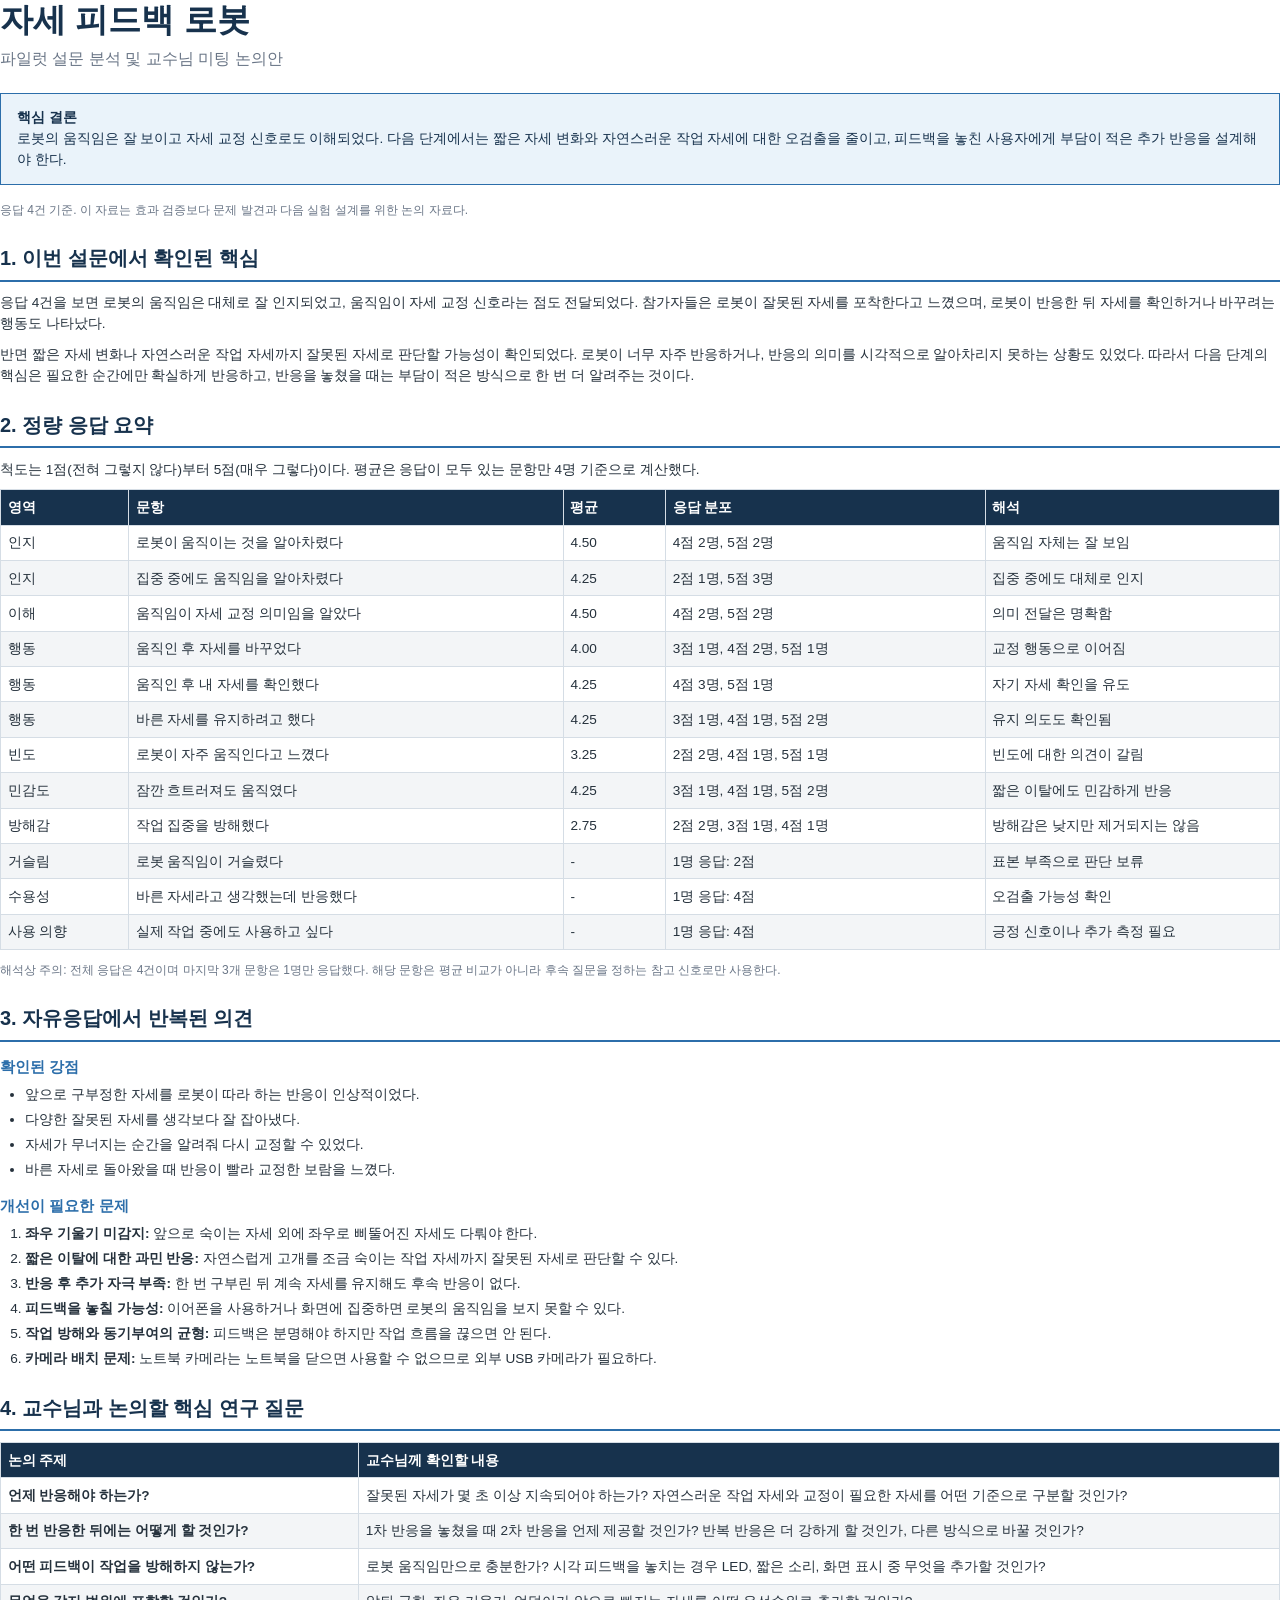
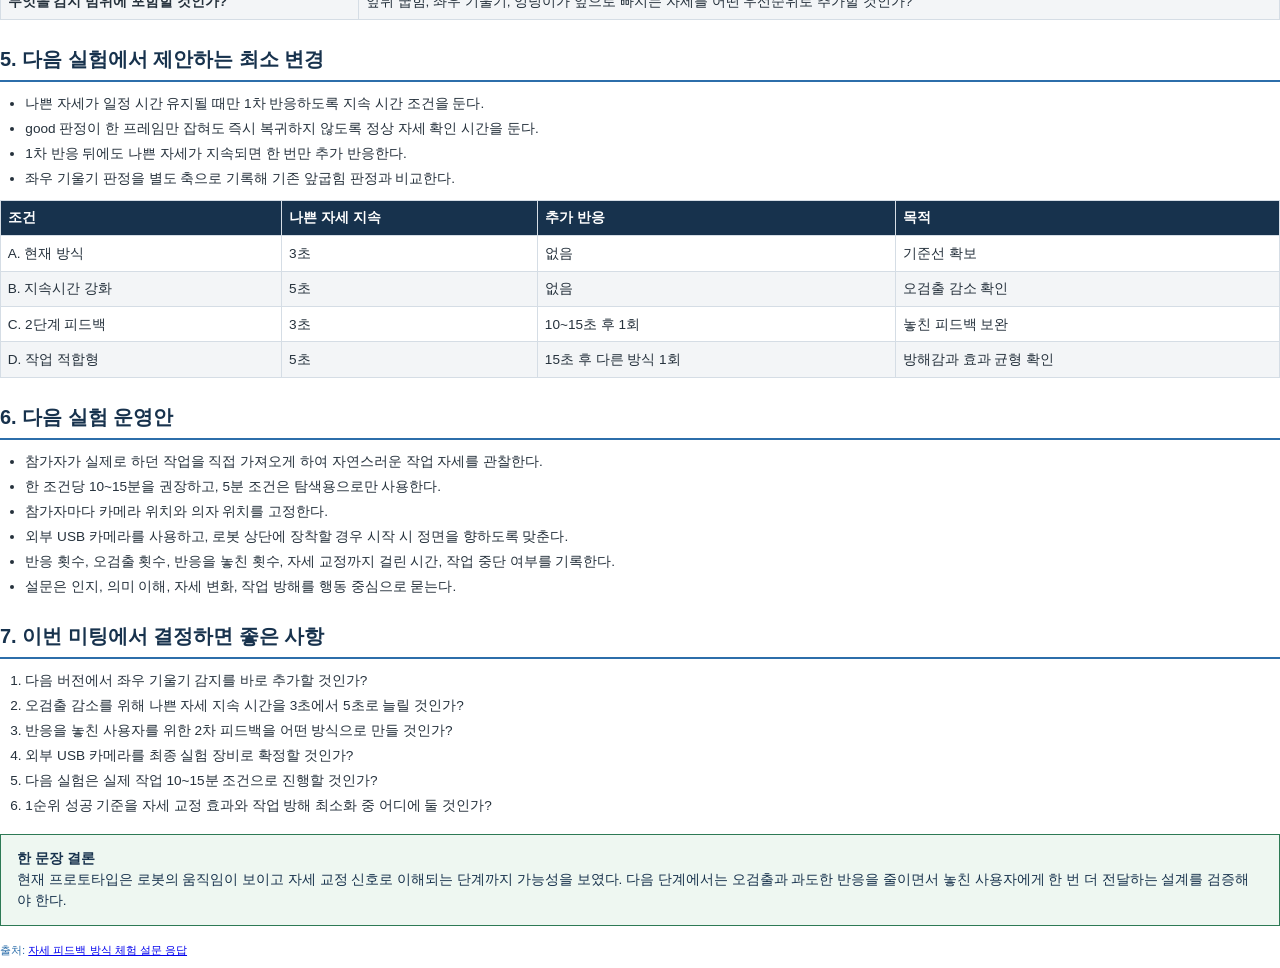
<file: tmp/pdfs/feedback.html>
<!doctype html>
<html lang="ko">
<head>
<meta charset="utf-8">
<title>자세 피드백 로봇 파일럿 설문 분석 및 교수님 미팅 논의안</title>
<style>
@page { size: A4; margin: 16mm 17mm 17mm 17mm; }
* { box-sizing: border-box; }
body { font-family: "Apple SD Gothic Neo", "Noto Sans CJK KR", "Malgun Gothic", sans-serif; color:#25313c; font-size:10.2pt; line-height:1.55; margin:0; }
h1 { color:#17324d; font-size:25pt; line-height:1.2; margin:0 0 5pt; }
.subtitle { color:#697586; font-size:12pt; margin:0 0 16pt; }
h2 { color:#17324d; font-size:15pt; border-bottom:1.5pt solid #2c6eaa; padding-bottom:4pt; margin:18pt 0 8pt; page-break-after:avoid; }
h3 { color:#2c6eaa; font-size:11.5pt; margin:10pt 0 4pt; page-break-after:avoid; }
p { margin:0 0 7pt; }
ul, ol { margin:3pt 0 8pt 19pt; padding:0; }
li { margin:0 0 3pt; }
.callout { background:#eaf3fa; border:1pt solid #2c6eaa; padding:10pt 12pt; margin:8pt 0 12pt; color:#17324d; }
.conclusion { background:#eef7f1; border:1pt solid #2d7a55; padding:10pt 12pt; margin:13pt 0 8pt; color:#17324d; }
.meta { color:#697586; font-size:9pt; }
table { width:100%; border-collapse:collapse; margin:6pt 0 8pt; page-break-inside:auto; }
thead { display:table-header-group; }
tr { page-break-inside:avoid; page-break-after:auto; }
th { background:#17324d; color:white; font-weight:bold; text-align:left; padding:5pt 5pt; border:0.5pt solid #d5dde5; }
td { padding:5pt 5pt; vertical-align:top; border:0.5pt solid #d5dde5; }
tbody tr:nth-child(even) { background:#f3f5f7; }
.scores th:nth-child(1) { width:10%; }
.scores th:nth-child(2) { width:34%; }
.scores th:nth-child(3) { width:8%; }
.scores th:nth-child(4) { width:25%; }
.scores th:nth-child(5) { width:23%; }
.questions th:first-child { width:28%; }
.questions th:last-child { width:72%; }
.conditions th:nth-child(1) { width:22%; }
.conditions th:nth-child(2) { width:20%; }
.conditions th:nth-child(3) { width:28%; }
.conditions th:nth-child(4) { width:30%; }
.source { color:#2c6eaa; font-size:8.5pt; margin-top:12pt; }
.page-break { page-break-before:always; }
</style>
</head>
<body>
<h1>자세 피드백 로봇</h1>
<div class="subtitle">파일럿 설문 분석 및 교수님 미팅 논의안</div>

<div class="callout"><b>핵심 결론</b><br>
로봇의 움직임은 잘 보이고 자세 교정 신호로도 이해되었다. 다음 단계에서는 짧은 자세 변화와 자연스러운 작업 자세에 대한 오검출을 줄이고, 피드백을 놓친 사용자에게 부담이 적은 추가 반응을 설계해야 한다.</div>
<p class="meta">응답 4건 기준. 이 자료는 효과 검증보다 문제 발견과 다음 실험 설계를 위한 논의 자료다.</p>

<h2>1. 이번 설문에서 확인된 핵심</h2>
<p>응답 4건을 보면 로봇의 움직임은 대체로 잘 인지되었고, 움직임이 자세 교정 신호라는 점도 전달되었다. 참가자들은 로봇이 잘못된 자세를 포착한다고 느꼈으며, 로봇이 반응한 뒤 자세를 확인하거나 바꾸려는 행동도 나타났다.</p>
<p>반면 짧은 자세 변화나 자연스러운 작업 자세까지 잘못된 자세로 판단할 가능성이 확인되었다. 로봇이 너무 자주 반응하거나, 반응의 의미를 시각적으로 알아차리지 못하는 상황도 있었다. 따라서 다음 단계의 핵심은 필요한 순간에만 확실하게 반응하고, 반응을 놓쳤을 때는 부담이 적은 방식으로 한 번 더 알려주는 것이다.</p>

<h2>2. 정량 응답 요약</h2>
<p>척도는 1점(전혀 그렇지 않다)부터 5점(매우 그렇다)이다. 평균은 응답이 모두 있는 문항만 4명 기준으로 계산했다.</p>
<table class="scores"><thead><tr><th>영역</th><th>문항</th><th>평균</th><th>응답 분포</th><th>해석</th></tr></thead><tbody>
<tr><td>인지</td><td>로봇이 움직이는 것을 알아차렸다</td><td>4.50</td><td>4점 2명, 5점 2명</td><td>움직임 자체는 잘 보임</td></tr>
<tr><td>인지</td><td>집중 중에도 움직임을 알아차렸다</td><td>4.25</td><td>2점 1명, 5점 3명</td><td>집중 중에도 대체로 인지</td></tr>
<tr><td>이해</td><td>움직임이 자세 교정 의미임을 알았다</td><td>4.50</td><td>4점 2명, 5점 2명</td><td>의미 전달은 명확함</td></tr>
<tr><td>행동</td><td>움직인 후 자세를 바꾸었다</td><td>4.00</td><td>3점 1명, 4점 2명, 5점 1명</td><td>교정 행동으로 이어짐</td></tr>
<tr><td>행동</td><td>움직인 후 내 자세를 확인했다</td><td>4.25</td><td>4점 3명, 5점 1명</td><td>자기 자세 확인을 유도</td></tr>
<tr><td>행동</td><td>바른 자세를 유지하려고 했다</td><td>4.25</td><td>3점 1명, 4점 1명, 5점 2명</td><td>유지 의도도 확인됨</td></tr>
<tr><td>빈도</td><td>로봇이 자주 움직인다고 느꼈다</td><td>3.25</td><td>2점 2명, 4점 1명, 5점 1명</td><td>빈도에 대한 의견이 갈림</td></tr>
<tr><td>민감도</td><td>잠깐 흐트러져도 움직였다</td><td>4.25</td><td>3점 1명, 4점 1명, 5점 2명</td><td>짧은 이탈에도 민감하게 반응</td></tr>
<tr><td>방해감</td><td>작업 집중을 방해했다</td><td>2.75</td><td>2점 2명, 3점 1명, 4점 1명</td><td>방해감은 낮지만 제거되지는 않음</td></tr>
<tr><td>거슬림</td><td>로봇 움직임이 거슬렸다</td><td>-</td><td>1명 응답: 2점</td><td>표본 부족으로 판단 보류</td></tr>
<tr><td>수용성</td><td>바른 자세라고 생각했는데 반응했다</td><td>-</td><td>1명 응답: 4점</td><td>오검출 가능성 확인</td></tr>
<tr><td>사용 의향</td><td>실제 작업 중에도 사용하고 싶다</td><td>-</td><td>1명 응답: 4점</td><td>긍정 신호이나 추가 측정 필요</td></tr>
</tbody></table>
<p class="meta">해석상 주의: 전체 응답은 4건이며 마지막 3개 문항은 1명만 응답했다. 해당 문항은 평균 비교가 아니라 후속 질문을 정하는 참고 신호로만 사용한다.</p>

<h2>3. 자유응답에서 반복된 의견</h2>
<h3>확인된 강점</h3>
<ul>
<li>앞으로 구부정한 자세를 로봇이 따라 하는 반응이 인상적이었다.</li>
<li>다양한 잘못된 자세를 생각보다 잘 잡아냈다.</li>
<li>자세가 무너지는 순간을 알려줘 다시 교정할 수 있었다.</li>
<li>바른 자세로 돌아왔을 때 반응이 빨라 교정한 보람을 느꼈다.</li>
</ul>
<h3>개선이 필요한 문제</h3>
<ol>
<li><b>좌우 기울기 미감지:</b> 앞으로 숙이는 자세 외에 좌우로 삐뚤어진 자세도 다뤄야 한다.</li>
<li><b>짧은 이탈에 대한 과민 반응:</b> 자연스럽게 고개를 조금 숙이는 작업 자세까지 잘못된 자세로 판단할 수 있다.</li>
<li><b>반응 후 추가 자극 부족:</b> 한 번 구부린 뒤 계속 자세를 유지해도 후속 반응이 없다.</li>
<li><b>피드백을 놓칠 가능성:</b> 이어폰을 사용하거나 화면에 집중하면 로봇의 움직임을 보지 못할 수 있다.</li>
<li><b>작업 방해와 동기부여의 균형:</b> 피드백은 분명해야 하지만 작업 흐름을 끊으면 안 된다.</li>
<li><b>카메라 배치 문제:</b> 노트북 카메라는 노트북을 닫으면 사용할 수 없으므로 외부 USB 카메라가 필요하다.</li>
</ol>

<div class="page-break"></div>
<h2>4. 교수님과 논의할 핵심 연구 질문</h2>
<table class="questions"><thead><tr><th>논의 주제</th><th>교수님께 확인할 내용</th></tr></thead><tbody>
<tr><td><b>언제 반응해야 하는가?</b></td><td>잘못된 자세가 몇 초 이상 지속되어야 하는가? 자연스러운 작업 자세와 교정이 필요한 자세를 어떤 기준으로 구분할 것인가?</td></tr>
<tr><td><b>한 번 반응한 뒤에는 어떻게 할 것인가?</b></td><td>1차 반응을 놓쳤을 때 2차 반응을 언제 제공할 것인가? 반복 반응은 더 강하게 할 것인가, 다른 방식으로 바꿀 것인가?</td></tr>
<tr><td><b>어떤 피드백이 작업을 방해하지 않는가?</b></td><td>로봇 움직임만으로 충분한가? 시각 피드백을 놓치는 경우 LED, 짧은 소리, 화면 표시 중 무엇을 추가할 것인가?</td></tr>
<tr><td><b>무엇을 감지 범위에 포함할 것인가?</b></td><td>앞뒤 굽힘, 좌우 기울기, 엉덩이가 앞으로 빠지는 자세를 어떤 우선순위로 추가할 것인가?</td></tr>
</tbody></table>

<h2>5. 다음 실험에서 제안하는 최소 변경</h2>
<ul>
<li>나쁜 자세가 일정 시간 유지될 때만 1차 반응하도록 지속 시간 조건을 둔다.</li>
<li>good 판정이 한 프레임만 잡혀도 즉시 복귀하지 않도록 정상 자세 확인 시간을 둔다.</li>
<li>1차 반응 뒤에도 나쁜 자세가 지속되면 한 번만 추가 반응한다.</li>
<li>좌우 기울기 판정을 별도 축으로 기록해 기존 앞굽힘 판정과 비교한다.</li>
</ul>
<table class="conditions"><thead><tr><th>조건</th><th>나쁜 자세 지속</th><th>추가 반응</th><th>목적</th></tr></thead><tbody>
<tr><td>A. 현재 방식</td><td>3초</td><td>없음</td><td>기준선 확보</td></tr>
<tr><td>B. 지속시간 강화</td><td>5초</td><td>없음</td><td>오검출 감소 확인</td></tr>
<tr><td>C. 2단계 피드백</td><td>3초</td><td>10~15초 후 1회</td><td>놓친 피드백 보완</td></tr>
<tr><td>D. 작업 적합형</td><td>5초</td><td>15초 후 다른 방식 1회</td><td>방해감과 효과 균형 확인</td></tr>
</tbody></table>

<h2>6. 다음 실험 운영안</h2>
<ul>
<li>참가자가 실제로 하던 작업을 직접 가져오게 하여 자연스러운 작업 자세를 관찰한다.</li>
<li>한 조건당 10~15분을 권장하고, 5분 조건은 탐색용으로만 사용한다.</li>
<li>참가자마다 카메라 위치와 의자 위치를 고정한다.</li>
<li>외부 USB 카메라를 사용하고, 로봇 상단에 장착할 경우 시작 시 정면을 향하도록 맞춘다.</li>
<li>반응 횟수, 오검출 횟수, 반응을 놓친 횟수, 자세 교정까지 걸린 시간, 작업 중단 여부를 기록한다.</li>
<li>설문은 인지, 의미 이해, 자세 변화, 작업 방해를 행동 중심으로 묻는다.</li>
</ul>

<h2>7. 이번 미팅에서 결정하면 좋은 사항</h2>
<ol>
<li>다음 버전에서 좌우 기울기 감지를 바로 추가할 것인가?</li>
<li>오검출 감소를 위해 나쁜 자세 지속 시간을 3초에서 5초로 늘릴 것인가?</li>
<li>반응을 놓친 사용자를 위한 2차 피드백을 어떤 방식으로 만들 것인가?</li>
<li>외부 USB 카메라를 최종 실험 장비로 확정할 것인가?</li>
<li>다음 실험은 실제 작업 10~15분 조건으로 진행할 것인가?</li>
<li>1순위 성공 기준을 자세 교정 효과와 작업 방해 최소화 중 어디에 둘 것인가?</li>
</ol>

<div class="conclusion"><b>한 문장 결론</b><br>
현재 프로토타입은 로봇의 움직임이 보이고 자세 교정 신호로 이해되는 단계까지 가능성을 보였다. 다음 단계에서는 오검출과 과도한 반응을 줄이면서 놓친 사용자에게 한 번 더 전달하는 설계를 검증해야 한다.</div>
<p class="source">출처: <a href="https://docs.google.com/forms/d/1_hxZl7CBLI056WTIhxe7DMdtkhvtPdQ7QC6Q0AJZIxI/edit#responses">자세 피드백 방식 체험 설문 응답</a></p>
</body>
</html>
</file>
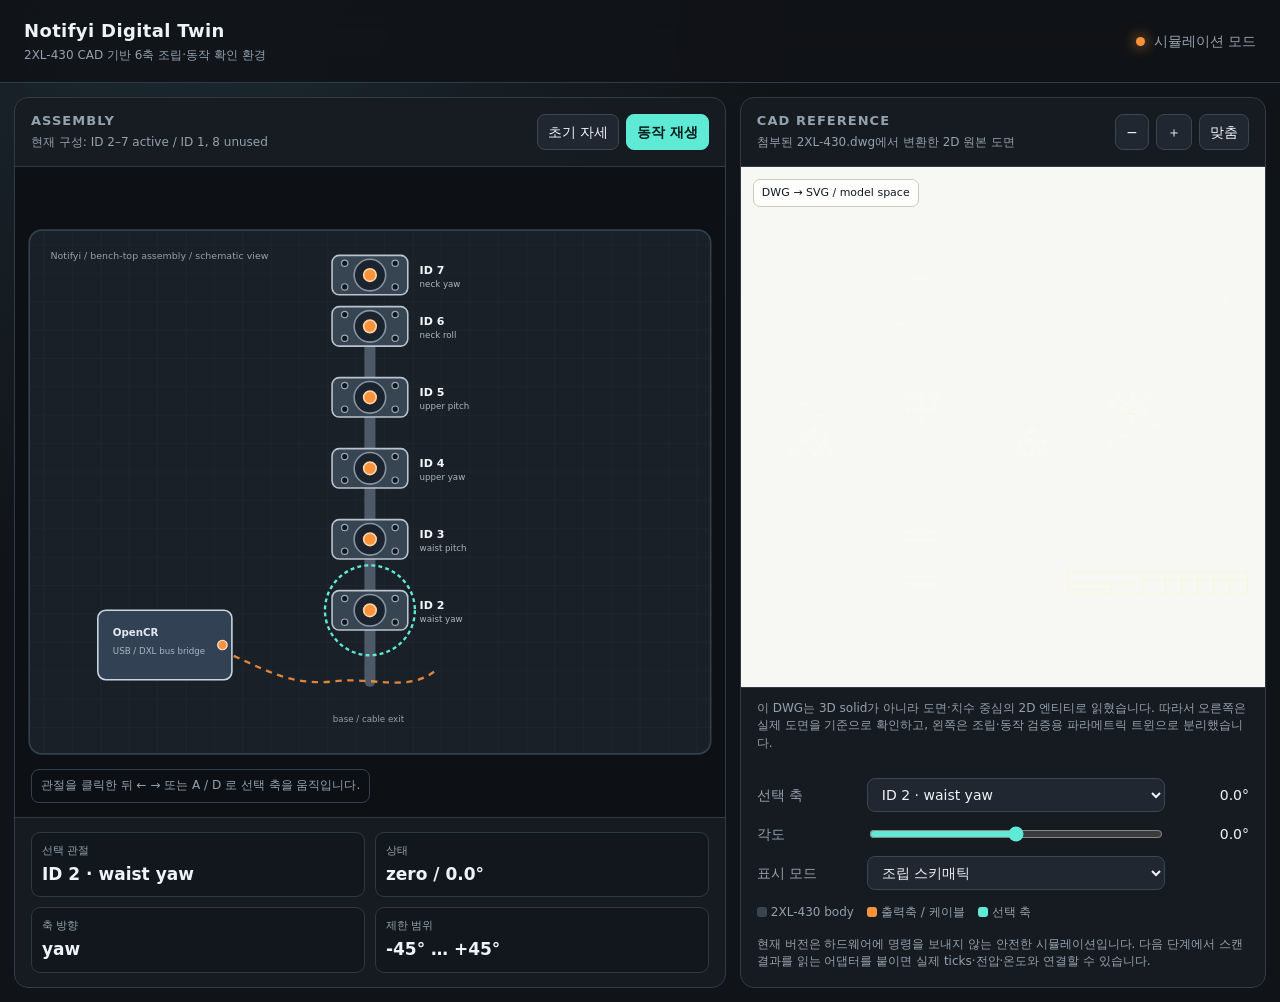
<file: tools/digital_twin/assembly-2d.html>
<!doctype html>
<html lang="ko">
<head>
  <meta charset="utf-8" />
  <meta name="viewport" content="width=device-width, initial-scale=1" />
  <title>Notifyi Digital Twin</title>
  <style>
    :root {
      color-scheme: dark;
      --bg: #101317;
      --panel: #171c22;
      --panel-2: #202730;
      --line: #303b47;
      --muted: #94a1ae;
      --text: #eef3f7;
      --accent: #5eead4;
      --accent-2: #fb923c;
      --danger: #fb7185;
    }
    * { box-sizing: border-box; }
    body {
      margin: 0;
      min-width: 1080px;
      background: radial-gradient(circle at 15% 0%, #1b2830, var(--bg) 42%);
      color: var(--text);
      font: 14px/1.45 Inter, ui-sans-serif, system-ui, -apple-system, BlinkMacSystemFont, "Apple SD Gothic Neo", sans-serif;
    }
    header {
      display: flex;
      justify-content: space-between;
      align-items: center;
      padding: 18px 24px;
      border-bottom: 1px solid var(--line);
      background: rgba(16, 19, 23, .88);
      backdrop-filter: blur(14px);
      position: sticky;
      top: 0;
      z-index: 2;
    }
    h1, h2, p { margin: 0; }
    h1 { font-size: 18px; letter-spacing: .02em; }
    h2 { font-size: 13px; color: var(--muted); text-transform: uppercase; letter-spacing: .08em; }
    .subtitle { color: var(--muted); margin-top: 3px; font-size: 12px; }
    .status { display: flex; align-items: center; gap: 9px; color: var(--muted); }
    .dot { width: 9px; height: 9px; border-radius: 50%; background: var(--accent-2); box-shadow: 0 0 14px var(--accent-2); }
    .dot.live { background: var(--accent); box-shadow: 0 0 14px var(--accent); }
    main { display: grid; grid-template-columns: minmax(560px, 1.15fr) minmax(420px, .85fr); gap: 14px; padding: 14px; }
    .panel { border: 1px solid var(--line); background: rgba(23, 28, 34, .92); border-radius: 14px; overflow: hidden; min-width: 0; }
    .panel-head { display: flex; justify-content: space-between; gap: 12px; align-items: center; padding: 14px 16px; border-bottom: 1px solid var(--line); }
    .toolbar { display: flex; gap: 7px; flex-wrap: wrap; }
    button, select, input[type=range] { accent-color: var(--accent); }
    button, select {
      color: var(--text); background: var(--panel-2); border: 1px solid #3a4652; border-radius: 8px;
      padding: 7px 10px; cursor: pointer; font: inherit;
    }
    button:hover { border-color: var(--accent); }
    button.primary { color: #061b1a; background: var(--accent); border-color: var(--accent); font-weight: 700; }
    .stage { position: relative; height: 650px; background: #0d1115; }
    .stage svg { display: block; width: 100%; height: 100%; }
    .stage-hint { position: absolute; left: 16px; bottom: 14px; padding: 7px 9px; border: 1px solid #34404d; border-radius: 8px; color: var(--muted); background: rgba(13,17,21,.82); font-size: 12px; }
    .joint { cursor: pointer; }
    /* These base styles are intentionally global: SVG <use> clones do not
       reliably accept a descendant selector in every local browser. */
    .motor-body { fill: #374452; stroke: #b9c4cf; stroke-width: 2; }
    .motor-face { fill: #1b242e; stroke: #8795a3; stroke-width: 2; }
    .hole { fill: #11161b; stroke: #9aa8b6; stroke-width: 1.5; }
    .axis { fill: #fb923c; stroke: #fed7aa; stroke-width: 2; }
    .selection-ring { display: none; fill: none; stroke: var(--accent); stroke-width: 3; stroke-dasharray: 5 4; }
    .joint.selected .selection-ring { display: block; }
    .joint text { fill: #f4f7fa; font-weight: 700; font-size: 14px; pointer-events: none; }
    .joint .role { fill: #aab6c1; font-size: 11px; font-weight: 500; }
    .link { stroke: #738294; stroke-width: 14; stroke-linecap: round; opacity: .58; }
    .cable { fill: none; stroke: var(--accent-2); stroke-width: 3; stroke-dasharray: 8 7; opacity: .88; }
    .port { fill: #fb923c; stroke: #ffedd5; stroke-width: 1.5; cursor: pointer; }
    .port.selected { fill: var(--accent); }
    .desk { fill: #192028; stroke: #34404d; stroke-width: 2; }
    .gridline { stroke: #26313b; stroke-width: 1; }
    .cr { fill: #334155; stroke: #cbd5e1; stroke-width: 2; }
    .cr-label { fill: #e2e8f0; font-weight: 700; font-size: 13px; }
    .info { display: grid; grid-template-columns: 1fr 1fr; gap: 10px; padding: 14px 16px; border-top: 1px solid var(--line); }
    .metric { background: #11171c; border: 1px solid #2e3945; border-radius: 9px; padding: 10px; }
    .metric span { display: block; color: var(--muted); font-size: 11px; }
    .metric strong { display: block; margin-top: 3px; font-size: 17px; }
    .cad-view { height: 520px; overflow: hidden; background: #f7f7f4; position: relative; }
    .cad-view img { width: 100%; height: 100%; object-fit: contain; transform-origin: 50% 50%; transition: transform .16s ease; }
    .cad-badge { position: absolute; top: 12px; left: 12px; color: #111827; background: rgba(255,255,255,.85); border: 1px solid #c9c9c4; border-radius: 7px; padding: 5px 8px; font-size: 11px; }
    .cad-note { padding: 12px 16px; border-top: 1px solid var(--line); color: var(--muted); font-size: 12px; }
    .controls { display: grid; gap: 12px; padding: 14px 16px; }
    .control-row { display: grid; grid-template-columns: 100px 1fr 74px; align-items: center; gap: 10px; }
    .control-row label { color: var(--muted); }
    .value { text-align: right; font-variant-numeric: tabular-nums; }
    .legend { display: flex; gap: 13px; flex-wrap: wrap; color: var(--muted); padding: 0 16px 14px; font-size: 12px; }
    .legend i { display: inline-block; width: 10px; height: 10px; margin-right: 4px; border-radius: 3px; vertical-align: -1px; }
    .footer-note { padding: 0 16px 16px; color: var(--muted); font-size: 12px; }
    @media (max-width: 1200px) { body { min-width: 0; } main { grid-template-columns: 1fr; } }
  </style>
</head>
<body>
  <header>
    <div><h1>Notifyi Digital Twin</h1><p class="subtitle">2XL-430 CAD 기반 6축 조립·동작 확인 환경</p></div>
    <div class="status"><span id="statusDot" class="dot"></span><span id="statusText">시뮬레이션 모드</span></div>
  </header>

  <main>
    <section class="panel">
      <div class="panel-head">
        <div><h2>Assembly</h2><p class="subtitle">현재 구성: ID 2–7 active / ID 1, 8 unused</p></div>
        <div class="toolbar"><button id="resetBtn">초기 자세</button><button id="playBtn" class="primary">동작 재생</button></div>
      </div>
      <div class="stage">
        <svg id="assembly" viewBox="0 0 900 700" role="img" aria-label="Notifyi 모터 조립 디지털 트윈">
          <defs>
            <pattern id="deskGrid" width="36" height="36" patternUnits="userSpaceOnUse"><path d="M 36 0 L 0 0 0 36" class="gridline" fill="none"/></pattern>
            <g id="motorGlyph">
              <rect class="motor-body" x="-48" y="-25" width="96" height="50" rx="9"/>
              <circle class="motor-face" cx="0" cy="0" r="20"/>
              <circle class="axis" cx="0" cy="0" r="8"/>
              <circle class="hole" cx="-32" cy="-15" r="4"/><circle class="hole" cx="32" cy="-15" r="4"/>
              <circle class="hole" cx="-32" cy="15" r="4"/><circle class="hole" cx="32" cy="15" r="4"/>
            </g>
          </defs>
          <rect class="desk" x="18" y="18" width="864" height="664" rx="16"/>
          <rect x="18" y="18" width="864" height="664" rx="16" fill="url(#deskGrid)" opacity=".65"/>
          <text x="45" y="55" fill="#94a1ae" font-size="12">Notifyi / bench-top assembly / schematic view</text>
          <path class="link" d="M 450 590 L 450 500 L 450 410 L 450 320 L 450 230 L 450 140"/>
          <path class="cable" d="M 205 540 C 280 540, 320 600, 405 590 C 455 584, 500 605, 535 575"/>
          <g id="opencr"><rect class="cr" x="105" y="500" width="170" height="88" rx="10"/><text class="cr-label" x="124" y="533">OpenCR</text><text x="124" y="555" fill="#aab6c1" font-size="11">USB / DXL bus bridge</text><circle class="port" data-port="opencr-dxl" cx="263" cy="544" r="6"/></g>
          <g id="joint-2" class="joint" data-id="2" transform="translate(450 500)"><circle class="selection-ring" r="57"/><use href="#motorGlyph"/><text x="63" y="-2">ID 2</text><text class="role" x="63" y="15">waist yaw</text></g>
          <g id="joint-3" class="joint" data-id="3" transform="translate(450 410)"><circle class="selection-ring" r="57"/><use href="#motorGlyph"/><text x="63" y="-2">ID 3</text><text class="role" x="63" y="15">waist pitch</text></g>
          <g id="joint-4" class="joint" data-id="4" transform="translate(450 320)"><circle class="selection-ring" r="57"/><use href="#motorGlyph"/><text x="63" y="-2">ID 4</text><text class="role" x="63" y="15">upper yaw</text></g>
          <g id="joint-5" class="joint" data-id="5" transform="translate(450 230)"><circle class="selection-ring" r="57"/><use href="#motorGlyph"/><text x="63" y="-2">ID 5</text><text class="role" x="63" y="15">upper pitch</text></g>
          <g id="joint-6" class="joint" data-id="6" transform="translate(450 140)"><circle class="selection-ring" r="57"/><use href="#motorGlyph"/><text x="63" y="-2">ID 6</text><text class="role" x="63" y="15">neck roll</text></g>
          <g id="joint-7" class="joint" data-id="7" transform="translate(450 75)"><circle class="selection-ring" r="57"/><use href="#motorGlyph"/><text x="63" y="-2">ID 7</text><text class="role" x="63" y="15">neck yaw</text></g>
          <text x="403" y="642" fill="#94a1ae" font-size="11">base / cable exit</text>
        </svg>
        <div class="stage-hint">관절을 클릭한 뒤 ← → 또는 A / D 로 선택 축을 움직입니다.</div>
      </div>
      <div class="info">
        <div class="metric"><span>선택 관절</span><strong id="selectedName">ID 2 · waist yaw</strong></div>
        <div class="metric"><span>상태</span><strong id="selectedState">zero / 0.0°</strong></div>
        <div class="metric"><span>축 방향</span><strong id="selectedAxis">yaw</strong></div>
        <div class="metric"><span>제한 범위</span><strong id="selectedLimit">-45° … +45°</strong></div>
      </div>
    </section>

    <section class="panel">
      <div class="panel-head"><div><h2>CAD Reference</h2><p class="subtitle">첨부된 2XL-430.dwg에서 변환한 2D 원본 도면</p></div><div class="toolbar"><button id="cadOut">−</button><button id="cadIn">＋</button><button id="cadFit">맞춤</button></div></div>
      <div class="cad-view"><img id="cadImage" src="./assets/2XL-430-model.svg" alt="2XL-430 DWG 변환 도면"/><div class="cad-badge">DWG → SVG / model space</div></div>
      <div class="cad-note">이 DWG는 3D solid가 아니라 도면·치수 중심의 2D 엔티티로 읽혔습니다. 따라서 오른쪽은 실제 도면을 기준으로 확인하고, 왼쪽은 조립·동작 검증용 파라메트릭 트윈으로 분리했습니다.</div>
      <div class="controls">
        <div class="control-row"><label for="jointSelect">선택 축</label><select id="jointSelect"></select><span class="value" id="angleValue">0.0°</span></div>
        <div class="control-row"><label for="angleRange">각도</label><input id="angleRange" type="range" min="-45" max="45" step="0.1" value="0"/><span class="value" id="rangeValue">0.0°</span></div>
        <div class="control-row"><label for="viewMode">표시 모드</label><select id="viewMode"><option value="schematic">조립 스키매틱</option><option value="front">정면 확인</option><option value="port">포트·케이블 확인</option></select><span></span></div>
      </div>
      <div class="legend"><span><i style="background:#374452"></i>2XL-430 body</span><span><i style="background:#fb923c"></i>출력축 / 케이블</span><span><i style="background:#5eead4"></i>선택 축</span></div>
      <div class="footer-note">현재 버전은 하드웨어에 명령을 보내지 않는 안전한 시뮬레이션입니다. 다음 단계에서 스캔 결과를 읽는 어댑터를 붙이면 실제 ticks·전압·온도와 연결할 수 있습니다.</div>
    </section>
  </main>

  <script>
    const joints = {
      2: { name: 'waist yaw', axis: 'yaw', min: -45, max: 45, angle: 0 },
      3: { name: 'waist pitch', axis: 'pitch', min: -21.1, max: 12, angle: 0 },
      4: { name: 'upper yaw', axis: 'yaw', min: -45, max: 45, angle: 0 },
      5: { name: 'upper pitch', axis: 'pitch', min: -12, max: 12, angle: 0 },
      6: { name: 'neck roll', axis: 'roll', min: -12, max: 12, angle: 0 },
      7: { name: 'neck yaw', axis: 'yaw', min: -12, max: 12, angle: 0 }
    };
    let selected = 2;
    let playing = false;
    let playTimer = null;
    let cadZoom = 1;
    const $ = (id) => document.getElementById(id);
    const select = $('jointSelect');
    Object.entries(joints).forEach(([id, j]) => { const opt = document.createElement('option'); opt.value = id; opt.textContent = `ID ${id} · ${j.name}`; select.appendChild(opt); });

    function setSelected(id) { selected = Number(id); select.value = selected; const j = joints[selected]; $('angleRange').min = j.min; $('angleRange').max = j.max; $('angleRange').value = j.angle; document.querySelectorAll('.joint').forEach(el => el.classList.toggle('selected', Number(el.dataset.id) === selected)); renderInfo(); }
    function renderInfo() { const j = joints[selected]; $('selectedName').textContent = `ID ${selected} · ${j.name}`; $('selectedState').textContent = `zero / ${j.angle.toFixed(1)}°`; $('selectedAxis').textContent = j.axis; $('selectedLimit').textContent = `${j.min}° … +${j.max}°`; $('angleValue').textContent = `${j.angle.toFixed(1)}°`; $('rangeValue').textContent = `${j.angle.toFixed(1)}°`; $('angleRange').value = j.angle; }
    function render() { Object.entries(joints).forEach(([id, j]) => { const node = $(`joint-${id}`); const amount = j.axis === 'yaw' ? j.angle * .55 : j.angle; node.setAttribute('transform', `translate(450 ${({2:500,3:410,4:320,5:230,6:140,7:75})[id]}) rotate(${amount})`); }); renderInfo(); }
    function setAngle(value) { const j = joints[selected]; j.angle = Math.max(j.min, Math.min(j.max, Number(value))); render(); }
    document.querySelectorAll('.joint').forEach(el => el.addEventListener('click', () => setSelected(el.dataset.id)));
    select.addEventListener('change', e => setSelected(e.target.value));
    $('angleRange').addEventListener('input', e => setAngle(e.target.value));
    $('resetBtn').addEventListener('click', () => { Object.values(joints).forEach(j => j.angle = 0); render(); });
    $('playBtn').addEventListener('click', () => { playing = !playing; $('playBtn').textContent = playing ? '재생 중지' : '동작 재생'; $('statusText').textContent = playing ? '시뮬레이션 재생 중' : '시뮬레이션 모드'; $('statusDot').classList.toggle('live', playing); if (playing) playTimer = setInterval(() => { const t = Date.now() / 1000; Object.entries(joints).forEach(([id, j], index) => { const span = Math.min(j.max, Math.abs(j.min)); j.angle = Math.sin(t * 1.1 + index * .6) * span * .72; }); render(); }, 40); else clearInterval(playTimer); });
    document.addEventListener('keydown', e => { if (!['ArrowLeft','ArrowRight','a','d','A','D'].includes(e.key)) return; e.preventDefault(); const delta = (e.key === 'ArrowLeft' || e.key.toLowerCase() === 'a') ? -1 : 1; setAngle(joints[selected].angle + delta); });
    function updateCad() { $('cadImage').style.transform = `scale(${cadZoom})`; }
    $('cadIn').addEventListener('click', () => { cadZoom = Math.min(5, cadZoom * 1.25); updateCad(); });
    $('cadOut').addEventListener('click', () => { cadZoom = Math.max(.25, cadZoom / 1.25); updateCad(); });
    $('cadFit').addEventListener('click', () => { cadZoom = 1; updateCad(); });
    $('viewMode').addEventListener('change', e => { document.body.dataset.view = e.target.value; });
    setSelected(2); render();
  </script>
</body>
</html>
</file>
